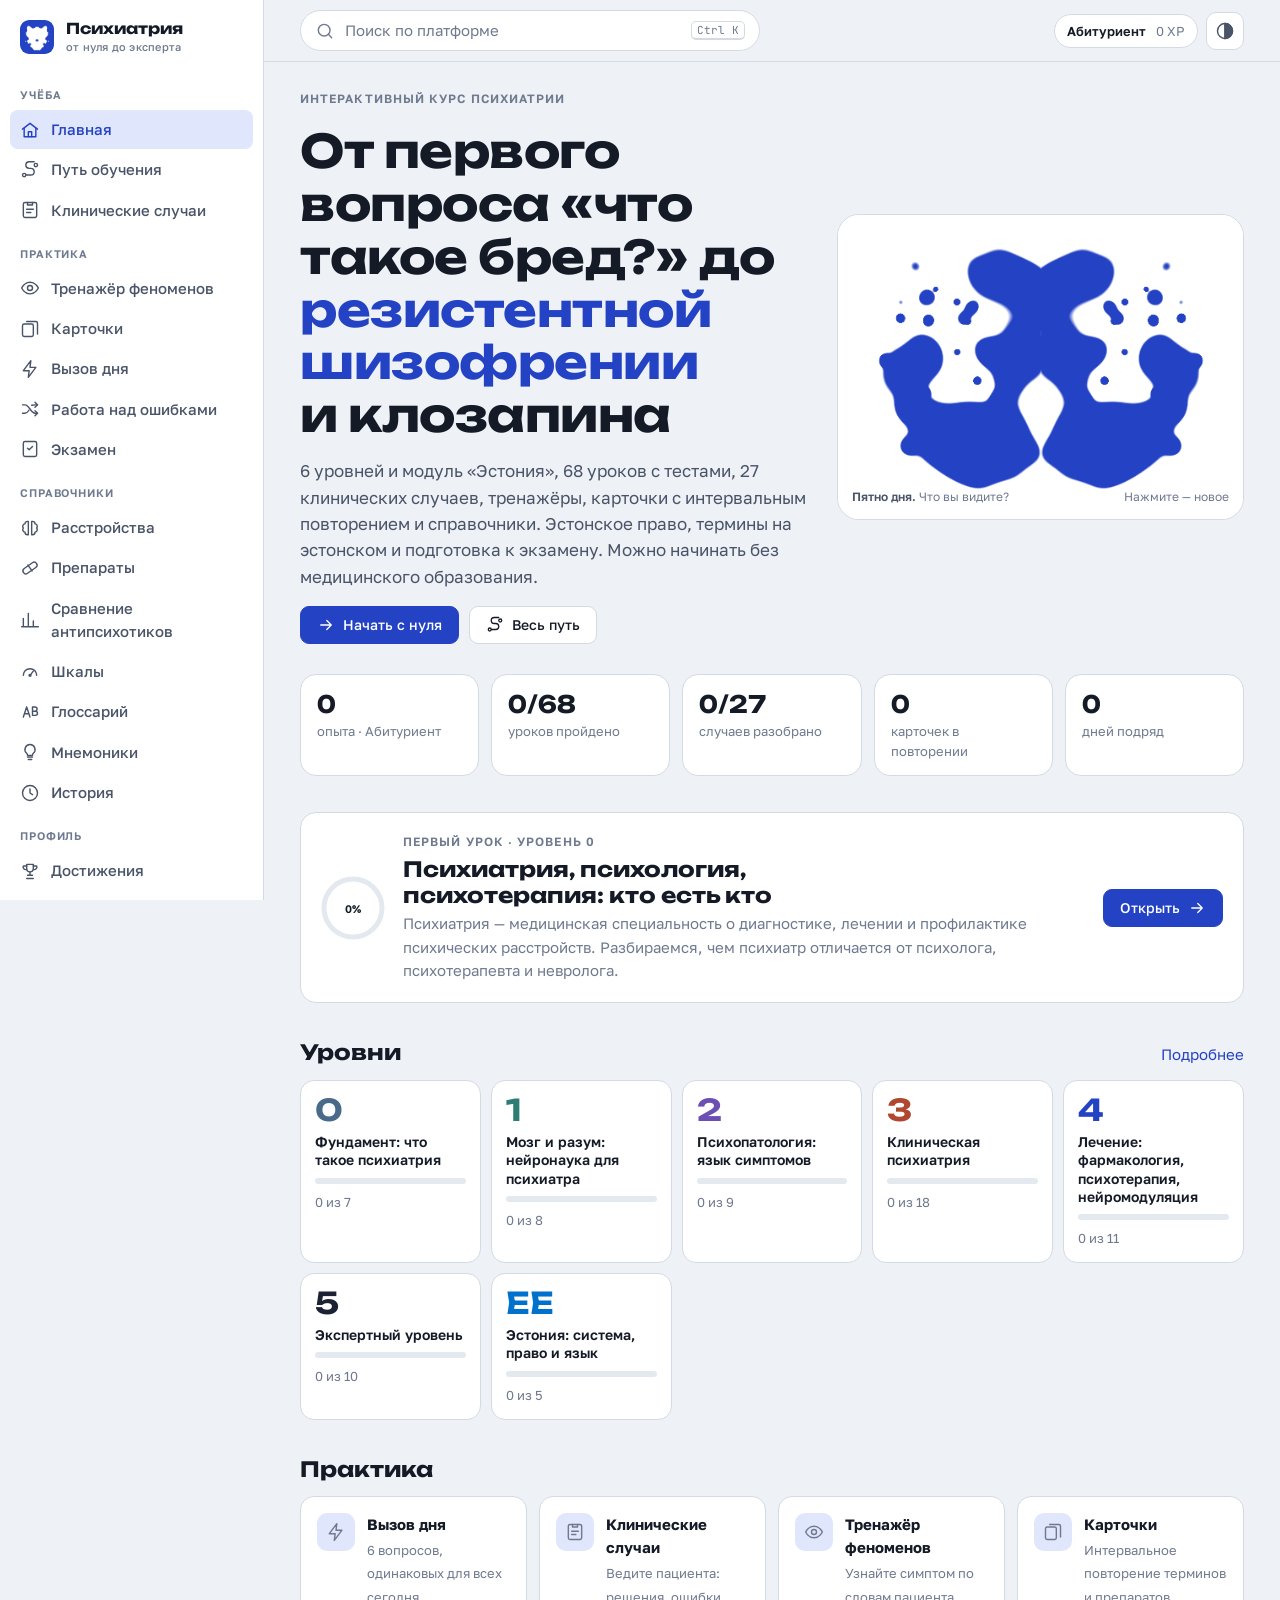
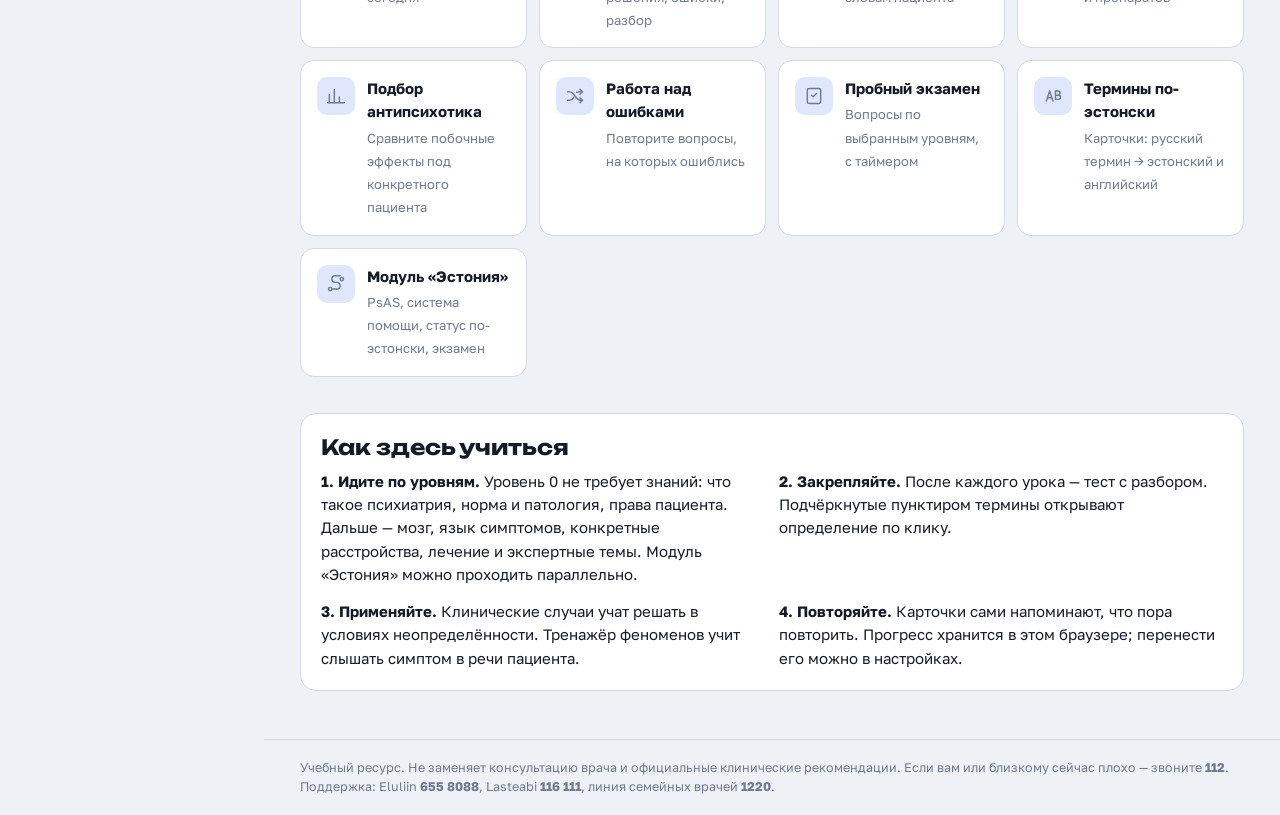
<file: index.html>
<!doctype html>
<html lang="ru">
<head>
<meta charset="utf-8">
<meta name="viewport" content="width=device-width, initial-scale=1, viewport-fit=cover">
<title>Психиатрия: от нуля до эксперта</title>
<meta name="description" content="Интерактивный курс психиатрии на русском для студентов в Эстонии: 68 уроков от основ до экспертного уровня, эстонское право (PsAS), термины на эстонском, клинические случаи, тренажёры и справочники.">
<meta name="theme-color" content="#2443c4">
<link rel="canonical" href="https://prov-ori.github.io/psychiatry/">
<!-- Иконки -->
<link rel="icon" type="image/png" sizes="32x32" href="assets/img/favicon-32.png">
<link rel="icon" type="image/png" sizes="16x16" href="assets/img/favicon-16.png">
<link rel="apple-touch-icon" sizes="180x180" href="assets/img/apple-touch-icon.png">
<link rel="manifest" href="site.webmanifest">
<!-- Превью при отправке ссылки: Open Graph (Telegram, VK, WhatsApp, Facebook, LinkedIn) -->
<meta property="og:type" content="website">
<meta property="og:site_name" content="Психиатрия: от нуля до эксперта">
<meta property="og:locale" content="ru_RU">
<meta property="og:url" content="https://prov-ori.github.io/psychiatry/">
<meta property="og:title" content="Психиатрия: от нуля до эксперта">
<meta property="og:description" content="Интерактивный курс: 68 уроков с тестами, 27 клинических случаев, модуль «Эстония» с правом и терминами на эстонском, тренажёр симптомов, карточки и справочник 60 препаратов.">
<meta property="og:image" content="https://prov-ori.github.io/psychiatry/assets/img/og-image.png">
<meta property="og:image:secure_url" content="https://prov-ori.github.io/psychiatry/assets/img/og-image.png">
<meta property="og:image:type" content="image/png">
<meta property="og:image:width" content="1200">
<meta property="og:image:height" content="630">
<meta property="og:image:alt" content="Логотип — симметричное синее чернильное пятно в стиле теста Роршаха и надпись «Психиатрия: от нуля до эксперта»">
<meta property="vk:image" content="https://prov-ori.github.io/psychiatry/assets/img/og-image.png">
<!-- X (Twitter) -->
<meta name="twitter:card" content="summary_large_image">
<meta name="twitter:title" content="Психиатрия: от нуля до эксперта">
<meta name="twitter:description" content="68 уроков, клинические случаи, эстонское право и термины, тренажёры и справочники — интерактивный курс психиатрии на русском.">
<meta name="twitter:image" content="https://prov-ori.github.io/psychiatry/assets/img/og-image.png">
<meta name="twitter:image:alt" content="Синее чернильное пятно-логотип и надпись «Психиатрия: от нуля до эксперта»">
<link rel="preconnect" href="https://fonts.googleapis.com">
<link rel="preconnect" href="https://fonts.gstatic.com" crossorigin>
<link rel="stylesheet" href="https://fonts.googleapis.com/css2?family=Golos+Text:wght@400;500;600;700&family=Literata:ital,opsz,wght@0,7..72,400;0,7..72,600;1,7..72,400&family=Unbounded:wght@500;700&family=JetBrains+Mono:wght@400;600&display=swap">
<link rel="stylesheet" href="assets/css/main.css">
</head>
<body>
<!--APP-START-->
<div class="app" id="app">
  <aside class="sidebar" id="sidebar" aria-label="Навигация">
    <a class="brand" href="#/">
      <img class="brand-mark" src="assets/img/icon-192.png" width="34" height="34" alt="">
      <span class="brand-text">Психиатрия<small>от нуля до эксперта</small></span>
    </a>
    <button class="icon-btn side-close" id="sideClose" type="button" aria-label="Закрыть меню"></button>
    <nav class="nav" id="nav"></nav>
  </aside>
  <div class="main">
    <header class="topbar">
      <button class="icon-btn menu-btn" id="menuBtn" aria-label="Открыть меню" type="button"></button>
      <button class="search-trigger" id="searchBtn" type="button">
        <span class="search-ico" aria-hidden="true"></span>
        <span>Поиск по платформе</span>
        <kbd>Ctrl K</kbd>
      </button>
      <div class="topbar-right">
        <a class="xp-chip" id="xpChip" href="#/achievements" title="Ваш ранг и опыт"></a>
        <button class="icon-btn" id="themeBtn" type="button" aria-label="Сменить тему"></button>
      </div>
    </header>
    <main class="view" id="view" tabindex="-1"></main>
    <footer class="foot">
      Учебный ресурс. Не заменяет консультацию врача и официальные клинические рекомендации.
      Если вам или близкому сейчас плохо — звоните <b>112</b>. Поддержка: Eluliin <b>655 8088</b>, Lasteabi <b>116 111</b>, линия семейных врачей <b>1220</b>.
    </footer>
  </div>
</div>
<div class="scrim" id="scrim" hidden></div>
<div class="modal" id="searchModal" hidden role="dialog" aria-modal="true" aria-label="Поиск">
  <div class="modal-box search-box">
    <div class="search-head">
      <input id="searchInput" type="search" placeholder="Термин, препарат, расстройство, урок…" autocomplete="off" aria-label="Поиск">
      <button class="icon-btn" id="searchClose" type="button" aria-label="Закрыть поиск"></button>
    </div>
    <div id="searchResults" class="search-results"></div>
  </div>
</div>
<div class="popover" id="termPop" hidden role="tooltip"></div>
<div class="toasts" id="toasts" aria-live="polite"></div>
<!--APP-END-->

<!--SCRIPTS-START-->
<script src="assets/js/core.js"></script>
<script src="data/curriculum-0.js"></script>
<script src="data/curriculum-1.js"></script>
<script src="data/curriculum-2.js"></script>
<script src="data/curriculum-3a.js"></script>
<script src="data/curriculum-3b.js"></script>
<script src="data/curriculum-4.js"></script>
<script src="data/curriculum-5.js"></script>
<script src="data/curriculum-extra-a.js"></script>
<script src="data/curriculum-extra-b.js"></script>
<script src="data/curriculum-ee.js"></script>
<script src="data/glossary.js"></script>
<script src="data/drugs.js"></script>
<script src="data/disorders.js"></script>
<script src="data/terms-et.js"></script>
<script src="data/cases.js"></script>
<script src="data/cases-extra.js"></script>
<script src="data/cases-ee.js"></script>
<script src="data/symptoms.js"></script>
<script src="data/scales.js"></script>
<script src="data/timeline.js"></script>
<script src="data/mnemonics.js"></script>
<script src="assets/js/store.js"></script>
<script src="assets/js/ui.js"></script>
<script src="assets/js/views/home.js"></script>
<script src="assets/js/views/learn.js"></script>
<script src="assets/js/views/cases.js"></script>
<script src="assets/js/views/practice.js"></script>
<script src="assets/js/views/reference.js"></script>
<script src="assets/js/views/pharm.js"></script>
<script src="assets/js/views/profile.js"></script>
<script src="assets/js/app.js"></script>
<!--SCRIPTS-END-->
</body>
</html>
</file>
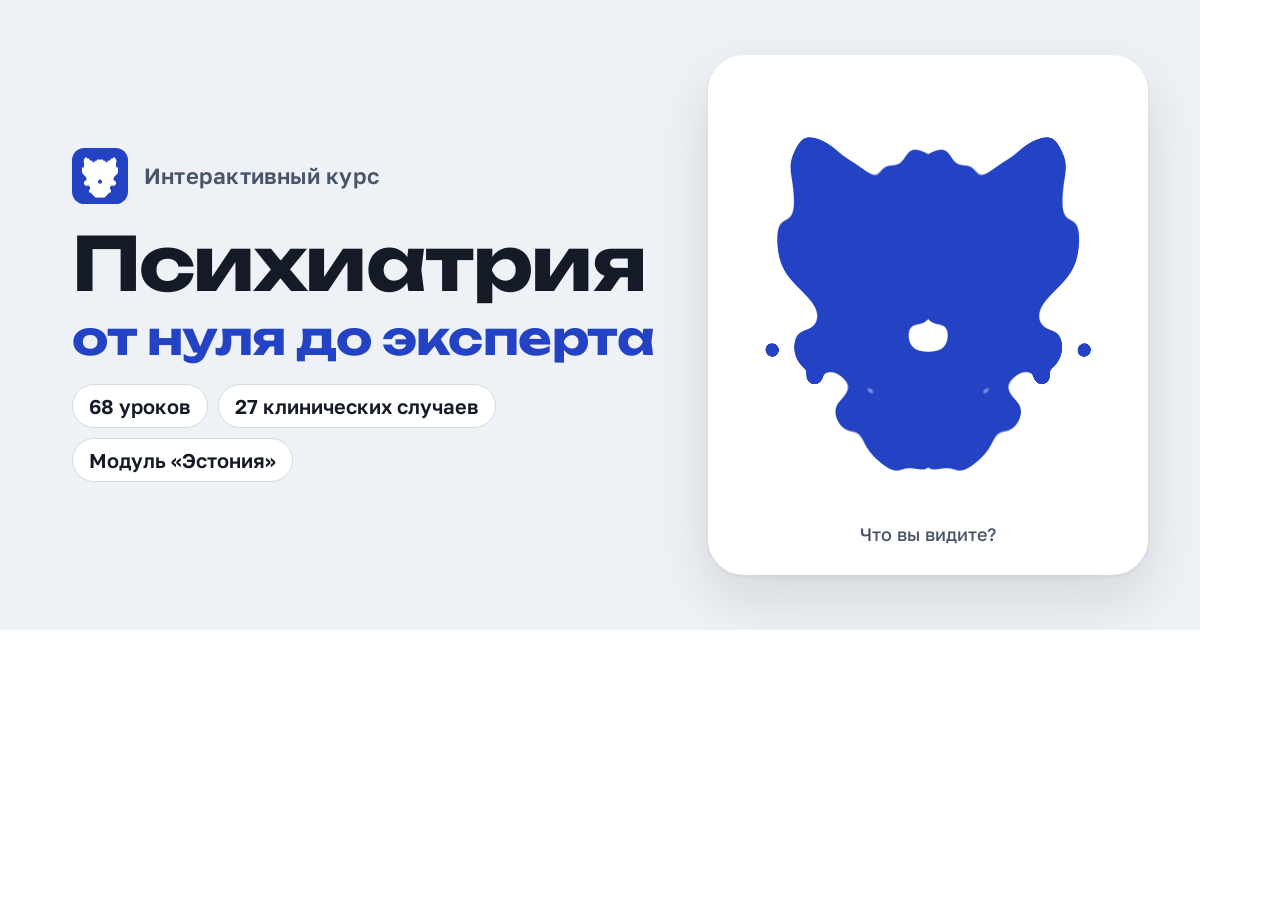
<file: tools/brand/render.html>
<!doctype html>
<html lang="ru">
<head>
<meta charset="utf-8">
<link rel="stylesheet" href="https://fonts.googleapis.com/css2?family=Golos+Text:wght@400;500;600&family=Unbounded:wght@600;700&display=swap">
<style>
  /* Фирменные цвета платформы: метиленовый синий на «больничной бумаге». */
  :root { --ink: #141a26; --ink-2: #4a5468; --accent: #2443c4; --paper: #eef1f5; --card: #ffffff; --line: #d3dae4; }
  html, body { margin: 0; background: transparent; }
  .og { width: 1200px; height: 630px; box-sizing: border-box; background: var(--paper); position: relative; overflow: hidden;
        font-family: 'Golos Text', system-ui, sans-serif; color: var(--ink); }
  .og canvas { position: absolute; }
  .og .text { position: absolute; left: 72px; top: 0; bottom: 0; width: 600px; display: flex; flex-direction: column; justify-content: center; gap: 22px; }
  .brandrow { display: flex; align-items: center; gap: 16px; }
  .brandrow canvas { position: static; }
  .brandrow span { font: 600 22px 'Golos Text', sans-serif; color: var(--ink-2); letter-spacing: .01em; }
  h1 { margin: 0; font: 700 74px/1.02 'Unbounded', sans-serif; letter-spacing: -0.02em; }
  h1 em { font-style: normal; color: var(--accent); display: block; font-size: 46px; margin-top: 14px; letter-spacing: -0.01em; }
  .facts { display: flex; flex-wrap: wrap; gap: 10px; }
  .facts b { font: 600 20px 'Golos Text', sans-serif; padding: 9px 16px; border-radius: 999px; background: var(--card); border: 1px solid var(--line); }
  .card { position: absolute; right: 52px; top: 55px; width: 440px; height: 520px; background: var(--card); border-radius: 36px;
          box-shadow: 0 2px 4px rgba(20,26,38,.05), 0 24px 60px rgba(20,26,38,.12); }
  .card small { position: absolute; left: 0; right: 0; bottom: 30px; text-align: center; font: 500 18px 'Golos Text', sans-serif; color: var(--ink-2); }
</style>
</head>
<body>
<div id="root"></div>
<script src="blot.js"></script>
<script>
  const SEED = 'psy-3';
  const BLUE = '#2443c4';
  const params = new URLSearchParams(location.search);
  const mode = params.get('mode') || 'og';
  const size = +(params.get('size') || 512);

  // Рисуем крупно и уменьшаем — так края чистые даже на 16–32 px.
  function blotCanvas(px, color) {
    const big = document.createElement('canvas'); big.width = big.height = 1024;
    // Брызги на мелких иконках превращаются в шум — рисуем их только на крупных размерах.
    drawBrandBlot(big.getContext('2d'), 0, 0, 1024, 1024, SEED, color, { compact: 0.7, splatter: 6, hideSplatter: px < 64, edge: 0.03 });
    const c = document.createElement('canvas'); c.width = c.height = px;
    const x = c.getContext('2d'); x.imageSmoothingQuality = 'high'; x.drawImage(big, 0, 0, px, px);
    return c;
  }

  function icon(px, transparent) {
    const c = document.createElement('canvas'); c.width = c.height = px;
    const x = c.getContext('2d');
    if (!transparent) {
      const r = px * 0.22;
      x.fillStyle = BLUE;
      x.beginPath(); x.roundRect(0, 0, px, px, r); x.fill();
    }
    const inner = Math.round(px * (transparent ? 1 : 0.86));
    const off = (px - inner) / 2;
    x.drawImage(blotCanvas(inner, transparent ? BLUE : '#ffffff'), off, off + (transparent ? 0 : px * 0.01));
    return c;
  }

  const root = document.getElementById('root');
  if (mode === 'icon' || mode === 'mark') {
    root.appendChild(icon(size, mode === 'mark'));
  } else {
    root.innerHTML = `
      <div class="og">
        <div class="text">
          <div class="brandrow"><span id="mini"></span><span>Интерактивный курс</span></div>
          <h1>Психиатрия<em>от нуля до эксперта</em></h1>
          <div class="facts"><b>68 уроков</b><b>27 клинических случаев</b><b>Модуль «Эстония»</b></div>
        </div>
        <div class="card" id="card"><small>Что вы видите?</small></div>
      </div>`;
    document.getElementById('mini').replaceWith(icon(56));
    const big = blotCanvas(400, BLUE);
    big.style.cssText = "left:20px;top:40px";
    document.getElementById('card').appendChild(big);
  }
  document.fonts.ready.then(() => { document.body.dataset.ready = '1'; });
</script>
</body>
</html>
</file>
<file: assets/css/main.css>
/* Layout: фиксированная колонка навигации слева + рабочая область; текст уроков — колонка ~68 знаков.
   Палитра: прохладная «больничная бумага» и метиленовый синий — краситель, с которого началась
   химия фенотиазинов и, в итоге, хлорпромазин. */
:root {
  --bg: #eef1f5;
  --surface: #ffffff;
  --surface-2: #e4e9f0;
  --ink: #141a26;
  --ink-2: #4a5468;
  --ink-3: #6f7a8f;
  --line: #d3dae4;
  --accent: #2443c4;
  --accent-ink: #ffffff;
  --accent-soft: #e0e6fb;
  --ok: #18794e;
  --ok-soft: #dcf1e6;
  --warn: #9a6200;
  --warn-soft: #fbefd6;
  --bad: #b8322f;
  --bad-soft: #f9e0df;
  --lv0: #4a6a8a;
  --lv1: #2e7d74;
  --lv2: #6b4fb3;
  --lv3: #b0472f;
  --lv4: #2443c4;
  --lv5: #1c2233;
  --lv6: #0072ce;
  --shadow: 0 1px 2px rgba(20, 26, 38, .06), 0 6px 20px rgba(20, 26, 38, .06);

  --f-display: 'Unbounded', 'Golos Text', system-ui, sans-serif;
  --f-ui: 'Golos Text', system-ui, -apple-system, 'Segoe UI', Roboto, sans-serif;
  --f-read: 'Literata', 'PT Serif', Georgia, 'Times New Roman', serif;
  --f-mono: 'JetBrains Mono', ui-monospace, 'SFMono-Regular', Menlo, Consolas, monospace;

  --r: 10px;
  --r-lg: 16px;
  --side: 264px;
}
@media (prefers-color-scheme: dark) {
  :root:not([data-theme="light"]) {
    --bg: #0d121d;
    --surface: #151c2a;
    --surface-2: #1d2637;
    --ink: #e5e9f1;
    --ink-2: #a3adc0;
    --ink-3: #7c879c;
    --line: #283246;
    --accent: #8ea2ff;
    --accent-ink: #0d121d;
    --accent-soft: #1f2a50;
    --ok: #5cc995;
    --ok-soft: #12301f;
    --warn: #e7b456;
    --warn-soft: #33270f;
    --bad: #f08380;
    --bad-soft: #3a1b1d;
    --lv0: #8fb0d0;
    --lv1: #6cc7bb;
    --lv2: #b29cf0;
    --lv3: #f09a82;
    --lv4: #8ea2ff;
    --lv5: #d9deea;
    --lv6: #5aa9f0;
    --shadow: 0 1px 2px rgba(0, 0, 0, .3), 0 8px 24px rgba(0, 0, 0, .25);
    color-scheme: dark;
  }
}
:root[data-theme="dark"] {
  --bg: #0d121d;
  --surface: #151c2a;
  --surface-2: #1d2637;
  --ink: #e5e9f1;
  --ink-2: #a3adc0;
  --ink-3: #7c879c;
  --line: #283246;
  --accent: #8ea2ff;
  --accent-ink: #0d121d;
  --accent-soft: #1f2a50;
  --ok: #5cc995;
  --ok-soft: #12301f;
  --warn: #e7b456;
  --warn-soft: #33270f;
  --bad: #f08380;
  --bad-soft: #3a1b1d;
  --lv0: #8fb0d0;
  --lv1: #6cc7bb;
  --lv2: #b29cf0;
  --lv3: #f09a82;
  --lv4: #8ea2ff;
  --lv5: #d9deea;
  --lv6: #5aa9f0;
  --shadow: 0 1px 2px rgba(0, 0, 0, .3), 0 8px 24px rgba(0, 0, 0, .25);
  color-scheme: dark;
}

* { box-sizing: border-box; }
html { -webkit-text-size-adjust: 100%; }
body {
  margin: 0;
  background: var(--bg);
  color: var(--ink);
  font: 15px/1.55 var(--f-ui);
  overflow-x: hidden;
}
a { color: var(--accent); text-decoration: none; }
a:hover { text-decoration: underline; }
img { max-width: 100%; }
[hidden] { display: none !important; }
:focus-visible { outline: 2px solid var(--accent); outline-offset: 2px; border-radius: 4px; }
h1, h2, h3, h4 { text-wrap: balance; line-height: 1.2; margin: 0; }
h1 { font: 700 clamp(24px, 3.4vw, 34px)/1.15 var(--f-display); letter-spacing: -.01em; }
h2 { font: 700 21px/1.25 var(--f-display); }
h3 { font-size: 17px; font-weight: 600; }
p { margin: 0; }
kbd { font: 11px var(--f-mono); border: 1px solid var(--line); border-bottom-width: 2px; border-radius: 5px; padding: 1px 5px; color: var(--ink-3); background: var(--surface); }
code, .mono { font-family: var(--f-mono); font-size: .9em; }

/* ---------- Каркас ---------- */
.app { display: flex; min-height: 100vh; }
.sidebar {
  position: fixed; inset: 0 auto 0 0; width: var(--side);
  background: var(--surface); border-right: 1px solid var(--line);
  display: flex; flex-direction: column; z-index: 40;
  padding-top: env(safe-area-inset-top, 0px);
  overflow-y: auto;
}
.brand { display: flex; gap: 12px; align-items: center; padding: 20px 20px 14px; color: var(--ink); }
.brand:hover { text-decoration: none; }
.brand-mark { width: 34px; height: 34px; border-radius: 9px; flex: none; display: block; }
.brand-text { font: 700 15px/1.1 var(--f-display); display: flex; flex-direction: column; gap: 3px; }
.brand-text small { font: 500 11px var(--f-ui); color: var(--ink-3); letter-spacing: .02em; }
.nav { padding: 4px 10px 24px; display: flex; flex-direction: column; gap: 1px; }
.nav-group { font-size: 11px; text-transform: uppercase; letter-spacing: .08em; color: var(--ink-3); padding: 14px 10px 6px; font-weight: 600; }
.nav-link { display: flex; align-items: center; gap: 11px; padding: 8px 10px; border-radius: 8px; color: var(--ink-2); font-weight: 500; }
.nav-link:hover { background: var(--surface-2); color: var(--ink); text-decoration: none; }
.nav-link.active { background: var(--accent-soft); color: var(--accent); }
.nav-link svg { flex: none; }

.main { flex: 1; margin-left: var(--side); min-width: 0; display: flex; flex-direction: column; }
.topbar {
  position: sticky; top: env(safe-area-inset-top, 0px); z-index: 30;
  display: flex; align-items: center; gap: 12px;
  padding: 10px clamp(16px, 3vw, 36px);
  background: color-mix(in srgb, var(--bg) 88%, transparent);
  backdrop-filter: blur(10px); -webkit-backdrop-filter: blur(10px);
  border-bottom: 1px solid var(--line);
}
.search-trigger {
  flex: 1; max-width: 460px; display: flex; align-items: center; gap: 10px;
  background: var(--surface); border: 1px solid var(--line); border-radius: 999px;
  padding: 8px 14px; color: var(--ink-3); font: inherit; cursor: pointer; text-align: left;
}
.search-trigger span:nth-child(2) { flex: 1; overflow: hidden; text-overflow: ellipsis; white-space: nowrap; }
.search-trigger:hover { border-color: var(--ink-3); }
.search-ico { display: inline-flex; }
.topbar-right { margin-left: auto; display: flex; gap: 8px; align-items: center; }
.xp-chip {
  display: flex; align-items: center; gap: 10px; padding: 6px 12px; border-radius: 999px;
  background: var(--surface); border: 1px solid var(--line); color: var(--ink); font-size: 13px; white-space: nowrap;
}
.xp-chip:hover { text-decoration: none; border-color: var(--accent); }
.chip-rank { font-weight: 600; }
.chip-xp { color: var(--ink-3); font-variant-numeric: tabular-nums; }
.chip-streak { display: inline-flex; align-items: center; gap: 3px; color: var(--warn); font-weight: 600; }
.chip-streak svg { width: 15px; height: 15px; }
.icon-btn {
  width: 38px; height: 38px; display: inline-grid; place-items: center; flex: none;
  border: 1px solid var(--line); border-radius: 10px; background: var(--surface); color: var(--ink-2); cursor: pointer;
}
.icon-btn:hover { color: var(--ink); border-color: var(--ink-3); }
.menu-btn { display: none; }

.view { padding: 28px clamp(16px, 3vw, 36px) 48px; width: 100%; max-width: 1180px; outline: none; flex: 1; }
.foot { padding: 18px clamp(16px, 3vw, 36px) calc(18px + env(safe-area-inset-bottom, 0px)); font-size: 12.5px; color: var(--ink-3); border-top: 1px solid var(--line); }
.scrim { position: fixed; inset: 0; background: rgba(8, 12, 20, .45); z-index: 35; }

@media (max-width: 960px) {
  .sidebar { transform: translateX(-100%); transition: transform .22s ease; box-shadow: var(--shadow); }
  body.menu-open .sidebar { transform: none; }
  .main { margin-left: 0; }
  .menu-btn { display: inline-grid; }
  .chip-rank { display: none; }
}
@media (max-width: 560px) {
  .search-trigger kbd { display: none; }
  .search-trigger span:nth-child(2) { font-size: 13px; }
  .xp-chip { padding: 6px 10px; }
}

/* ---------- Общие элементы ---------- */
.page-head { display: flex; flex-direction: column; gap: 8px; margin-bottom: 24px; max-width: 760px; }
.page-head p { color: var(--ink-2); font-size: 16px; }
.eyebrow { font-size: 12px; text-transform: uppercase; letter-spacing: .09em; font-weight: 600; color: var(--ink-3); }
.crumbs { display: flex; flex-wrap: wrap; gap: 6px; align-items: center; font-size: 13px; color: var(--ink-3); margin-bottom: 14px; }
.crumbs a { color: var(--ink-2); }
.section { margin-top: 36px; }
.section-head { display: flex; align-items: baseline; justify-content: space-between; gap: 12px; margin-bottom: 14px; flex-wrap: wrap; }
.muted { color: var(--ink-3); }
.small { font-size: 13px; }

.btn {
  display: inline-flex; align-items: center; justify-content: center; gap: 8px;
  padding: 9px 16px; border-radius: 9px; border: 1px solid var(--line);
  background: var(--surface); color: var(--ink); font: 500 14px var(--f-ui); cursor: pointer;
  text-decoration: none; white-space: nowrap; max-width: 100%;
}
.row .btn, .lesson-nav .btn, .debrief .btn { white-space: normal; text-align: left; }
.btn:hover { border-color: var(--ink-3); text-decoration: none; }
.btn:disabled { opacity: .5; cursor: not-allowed; }
.btn-primary { background: var(--accent); border-color: var(--accent); color: var(--accent-ink); }
.btn-primary:hover { border-color: var(--accent); filter: brightness(1.08); }
.btn-danger { color: var(--bad); border-color: var(--bad); }
.btn-ghost { white-space: normal; text-align: left; background: transparent; border-color: transparent; color: var(--ink-2); }
.btn-ghost:hover { background: var(--surface-2); border-color: transparent; }
.btn svg { width: 18px; height: 18px; }
.row { display: flex; flex-wrap: wrap; gap: 10px; align-items: center; }

.card {
  background: var(--surface); border: 1px solid var(--line); border-radius: var(--r-lg); padding: 20px;
  min-width: 0;
}
a.card { color: inherit; display: block; transition: border-color .15s, transform .15s; }
a.card:hover { text-decoration: none; border-color: var(--accent); }
.grid { display: grid; gap: 14px; grid-template-columns: repeat(auto-fill, minmax(260px, 1fr)); }
.grid-2 { display: grid; gap: 14px; grid-template-columns: repeat(auto-fit, minmax(min(100%, 380px), 1fr)); }
.tag {
  display: inline-flex; align-items: center; gap: 4px; padding: 2px 9px; border-radius: 999px; font-size: 12px; font-weight: 500;
  background: var(--surface-2); color: var(--ink-2); white-space: nowrap; max-width: 100%;
}
.drug-card .tag { white-space: normal; max-width: 100%; align-self: flex-start; }
.row .tag { white-space: normal; }
.tag-accent { background: var(--accent-soft); color: var(--accent); }
.tag-ok { background: var(--ok-soft); color: var(--ok); }
.tag-warn { background: var(--warn-soft); color: var(--warn); }
.tag-bad { background: var(--bad-soft); color: var(--bad); }
.tags { display: flex; flex-wrap: wrap; gap: 6px; }
.code { font: 600 12px var(--f-mono); padding: 2px 7px; border-radius: 6px; background: var(--surface-2); color: var(--ink-2); }

.bar { height: 6px; border-radius: 99px; background: var(--surface-2); overflow: hidden; }
.bar span { display: block; height: 100%; background: var(--accent); border-radius: 99px; transition: width .4s ease; }
.ring .ring-bg { fill: none; stroke: var(--surface-2); stroke-width: 5; }
.ring .ring-fg { fill: none; stroke: var(--accent); stroke-width: 5; stroke-linecap: round; transition: stroke-dashoffset .5s; }
.ring text { font: 600 11px var(--f-ui); fill: var(--ink); font-variant-numeric: tabular-nums; }

.input, select.input, textarea.input {
  width: 100%; padding: 10px 12px; border-radius: 9px; border: 1px solid var(--line);
  background: var(--surface); color: var(--ink); font: 15px var(--f-ui);
}
textarea.input { font-family: var(--f-mono); font-size: 12px; min-height: 160px; }
.toolbar { display: flex; flex-wrap: wrap; gap: 10px; align-items: center; margin-bottom: 18px; }
.toolbar .input { flex: 1 1 200px; min-width: 0; max-width: 420px; }
.toolbar > .btn { white-space: normal; }
.seg { display: inline-flex; flex-wrap: wrap; gap: 4px; padding: 4px; background: var(--surface-2); border-radius: 10px; }
.seg button { border: 0; background: transparent; padding: 6px 12px; border-radius: 7px; font: 500 13px var(--f-ui); color: var(--ink-2); cursor: pointer; }
.seg button.on { background: var(--surface); color: var(--ink); box-shadow: var(--shadow); }

.empty { text-align: center; padding: 60px 20px; display: flex; flex-direction: column; gap: 14px; align-items: center; }
.empty p { color: var(--ink-2); max-width: 46ch; }

.table-wrap { overflow-x: auto; border: 1px solid var(--line); border-radius: var(--r); background: var(--surface); }
table { border-collapse: collapse; width: 100%; font-size: 14px; }
th, td { padding: 9px 12px; text-align: left; border-bottom: 1px solid var(--line); vertical-align: top; }
th { font-size: 12px; text-transform: uppercase; letter-spacing: .05em; color: var(--ink-3); font-weight: 600; background: var(--surface-2); }
tr:last-child td { border-bottom: 0; }

/* ---------- Тосты, поповеры, модалки ---------- */
.toasts { position: fixed; right: 16px; bottom: calc(16px + env(safe-area-inset-bottom, 0px)); display: flex; flex-direction: column; gap: 8px; z-index: 80; pointer-events: none; }
.toast { background: var(--ink); color: var(--bg); padding: 10px 14px; border-radius: 10px; font-size: 14px; font-weight: 500; box-shadow: var(--shadow); animation: toastIn .25s ease; transition: opacity .4s, transform .4s; }
.toast-ach { background: var(--warn); color: var(--surface); }
.toast-rank { background: var(--accent); color: var(--accent-ink); }
.toast.out { opacity: 0; transform: translateY(6px); }
@keyframes toastIn { from { opacity: 0; transform: translateY(8px); } }

.popover { position: absolute; z-index: 70; background: var(--surface); border: 1px solid var(--line); border-radius: 12px; padding: 14px 16px; box-shadow: var(--shadow); font-size: 14px; }
.pop-term { font-weight: 700; margin-bottom: 4px; }
.pop-def { color: var(--ink-2); }
.pop-et { font-size: .86em; color: var(--accent); margin-bottom: 6px; }
.gloss-et { font-size: .9em; color: var(--ink-2); margin: 2px 0 6px; }
.gloss-et .lang { font: 600 .72em 'JetBrains Mono', monospace; color: var(--accent); border: 1px solid currentColor; border-radius: 4px; padding: 0 4px; margin-right: 2px; }
.gloss-et .lang + span { margin-right: 8px; }
.pop-link { display: inline-block; margin-top: 8px; font-size: 13px; }

.modal { position: fixed; inset: 0; z-index: 60; display: flex; justify-content: center; align-items: flex-start; padding: calc(10vh + env(safe-area-inset-top, 0px)) 16px 16px; pointer-events: none; }
.modal-box { pointer-events: auto; width: 100%; max-width: 620px; background: var(--surface); border: 1px solid var(--line); border-radius: 16px; box-shadow: var(--shadow); overflow: hidden; }
.search-head { display: flex; align-items: center; border-bottom: 1px solid var(--line); }
.search-head .icon-btn { margin-right: 10px; border: 0; }
.side-close { display: none; position: absolute; top: calc(18px + env(safe-area-inset-top, 0px)); right: 12px; }
@media (max-width: 960px) { .side-close { display: inline-grid; } }
.search-box input { flex: 1; min-width: 0; width: 100%; border: 0; border-bottom: 1px solid var(--line); padding: 16px 18px; font: 17px var(--f-ui); background: transparent; color: var(--ink); outline: none; }
.search-head input { border-bottom: 0; }
.search-results { max-height: 60vh; overflow-y: auto; padding: 6px; }
.search-hit { display: grid; grid-template-columns: 96px 1fr; gap: 2px 12px; padding: 9px 12px; border-radius: 9px; color: var(--ink); }
.search-hit:hover, .search-hit:focus { background: var(--surface-2); text-decoration: none; }
.hit-kind { grid-row: span 2; font-size: 11px; text-transform: uppercase; letter-spacing: .06em; color: var(--ink-3); padding-top: 3px; }
.hit-title { font-weight: 600; }
.hit-sub { font-size: 13px; color: var(--ink-3); overflow: hidden; text-overflow: ellipsis; white-space: nowrap; }
.search-empty { padding: 18px; color: var(--ink-3); font-size: 14px; }

.confirm-inline { display: inline-flex; flex-wrap: wrap; gap: 8px; align-items: center; padding: 8px 12px; border-radius: 10px; background: var(--bad-soft); }

/* ---------- Главная ---------- */
.hero { display: grid; grid-template-columns: minmax(0, 1.25fr) minmax(0, 1fr); gap: 28px; align-items: center; margin-bottom: 30px; }
.hero h1 { font-size: clamp(28px, 4.4vw, 46px); }
.hero h1 em { font-style: normal; color: var(--accent); }
.hero-text { display: flex; flex-direction: column; gap: 16px; }
.hero-text p { font-size: 17px; color: var(--ink-2); max-width: 52ch; }
.blot-wrap { position: relative; background: var(--surface); border: 1px solid var(--line); border-radius: 22px; overflow: hidden; aspect-ratio: 4 / 3; max-width: 100%; }
.blot-wrap canvas { width: 100%; height: 100%; display: block; cursor: pointer; }
.blot-caption { position: absolute; left: 14px; right: 14px; bottom: 12px; display: flex; justify-content: space-between; gap: 8px; font-size: 12px; color: var(--ink-3); pointer-events: none; }
.blot-caption b { color: var(--ink-2); font-weight: 600; }
@media (max-width: 820px) { .hero { grid-template-columns: 1fr; } .blot-wrap { aspect-ratio: 16 / 9; } }

.stats { display: grid; grid-template-columns: repeat(auto-fit, minmax(150px, 1fr)); gap: 12px; }
.stat { background: var(--surface); border: 1px solid var(--line); border-radius: var(--r-lg); padding: 14px 16px; display: flex; flex-direction: column; gap: 2px; }
.stat b { font: 700 24px var(--f-display); font-variant-numeric: tabular-nums; }
.stat span { font-size: 13px; color: var(--ink-3); }

.continue { display: flex; gap: 18px; align-items: center; flex-wrap: wrap; }
.continue-body { flex: 1; min-width: 220px; display: flex; flex-direction: column; gap: 4px; }

.levels-strip { display: grid; grid-template-columns: repeat(auto-fit, minmax(170px, 1fr)); gap: 10px; }
.lv-tile { --c: var(--accent); border: 1px solid var(--line); border-radius: 14px; padding: 14px; background: var(--surface); color: var(--ink); display: flex; flex-direction: column; gap: 8px; }
.lv-tile:hover { border-color: var(--c); text-decoration: none; }
.lv-num { font: 700 30px/1 var(--f-display); color: var(--c); }
.lv-title { font-weight: 600; font-size: 14px; line-height: 1.3; }
.lv-tile .bar span { background: var(--c); }

.tools { display: grid; grid-template-columns: repeat(auto-fill, minmax(220px, 1fr)); gap: 12px; }
.tool { display: flex; gap: 12px; align-items: flex-start; padding: 16px; border-radius: 14px; border: 1px solid var(--line); background: var(--surface); color: var(--ink); }
.tool:hover { border-color: var(--accent); text-decoration: none; }
.tool-ico { width: 38px; height: 38px; border-radius: 10px; background: var(--accent-soft); color: var(--accent); display: grid; place-items: center; flex: none; }
.tool b { display: block; margin-bottom: 2px; }
.tool span { font-size: 13px; color: var(--ink-3); }

/* ---------- Путь обучения ---------- */
.level { scroll-margin-top: 80px; --c: var(--accent); display: grid; grid-template-columns: 74px minmax(0, 1fr); gap: 0 18px; margin-bottom: 18px; }
.level-rail { display: flex; flex-direction: column; align-items: center; }
.level-badge { width: 64px; height: 64px; border-radius: 18px; display: grid; place-items: center; font: 700 28px var(--f-display); color: var(--surface); background: var(--c); }
.level-line { flex: 1; width: 2px; background: var(--line); margin-top: 8px; }
.level:last-child .level-line { display: none; }
.level-body { padding-bottom: 12px; min-width: 0; }
.level-head { display: flex; justify-content: space-between; gap: 12px; align-items: flex-start; flex-wrap: wrap; margin-bottom: 4px; }
.level-head h2 { font-size: 20px; }
.level-sub { color: var(--ink-2); margin: 4px 0 12px; max-width: 70ch; }
.level-meta { display: flex; gap: 10px; align-items: center; font-size: 13px; color: var(--ink-3); }
.level-meta .bar { width: 120px; }
.level-meta .bar span { background: var(--c); }
.lessons { display: grid; gap: 8px; grid-template-columns: repeat(auto-fill, minmax(min(100%, 300px), 1fr)); }
.lesson-link { display: flex; gap: 12px; align-items: flex-start; padding: 12px 14px; border-radius: 12px; border: 1px solid var(--line); background: var(--surface); color: var(--ink); }
.lesson-link:hover { border-color: var(--c); text-decoration: none; }
.lesson-n { font: 600 12px var(--f-mono); color: var(--ink-3); padding-top: 2px; min-width: 30px; }
.lesson-link .ll-body { flex: 1; min-width: 0; }
.lesson-link b { display: block; font-weight: 600; line-height: 1.3; }
.lesson-link small { color: var(--ink-3); font-size: 12.5px; }
.lesson-state { flex: none; width: 22px; height: 22px; border-radius: 50%; border: 2px solid var(--line); display: grid; place-items: center; }
.lesson-state.done { background: var(--ok); border-color: var(--ok); color: var(--surface); }
.lesson-state svg { width: 14px; height: 14px; stroke-width: 3; }
@media (max-width: 560px) {
  .level { grid-template-columns: 1fr; }
  .level-rail { flex-direction: row; gap: 12px; margin-bottom: 10px; }
  .level-badge { width: 44px; height: 44px; font-size: 20px; border-radius: 12px; }
  .level-line { display: none; }
}

/* ---------- Урок ---------- */
.lesson-layout { display: grid; grid-template-columns: minmax(0, 1fr) 260px; gap: 40px; align-items: start; }
.lesson-aside { position: sticky; top: 84px; display: flex; flex-direction: column; gap: 14px; }
.lesson-aside .card { padding: 16px; }
.toc a { display: block; padding: 4px 0; color: var(--ink-2); font-size: 13.5px; }
.toc a:hover { color: var(--accent); }
@media (max-width: 1100px) { .lesson-layout { grid-template-columns: minmax(0, 1fr); } .lesson-aside { position: static; } .toc-card { display: none; } }
.lesson-head { margin-bottom: 26px; display: flex; flex-direction: column; gap: 10px; max-width: 68ch; }
.lesson-head .lead { font: 400 18px/1.55 var(--f-read); color: var(--ink-2); }
.prose { font: 400 17px/1.72 var(--f-read); max-width: 68ch; }
.prose > * + * { margin-top: 1em; }
.prose h3 { font: 700 19px/1.3 var(--f-display); margin-top: 1.8em; scroll-margin-top: 80px; }
.prose h4 { font: 600 16px var(--f-ui); margin-top: 1.4em; }
.prose ul, .prose ol { padding-left: 1.3em; }
.prose li + li { margin-top: .35em; }
.prose b, .prose strong { font-weight: 600; }
.prose table { font: 14px/1.45 var(--f-ui); }
.prose .table-wrap { margin-block: 1.2em; }
.t { border-bottom: 1.5px dotted var(--accent); cursor: help; }
.t:hover { color: var(--accent); }
.t-missing { border-bottom: 0; cursor: auto; }
.callout { font: 15px/1.6 var(--f-ui); border-radius: 12px; padding: 14px 16px 14px 18px; background: var(--surface); border: 1px solid var(--line); position: relative; }
.callout::before { content: attr(data-label); display: block; font-size: 11px; font-weight: 700; letter-spacing: .08em; text-transform: uppercase; margin-bottom: 4px; }
.callout.pearl { background: var(--accent-soft); border-color: transparent; }
.callout.pearl::before { content: 'Клиническая жемчужина'; color: var(--accent); }
.callout.warn { background: var(--warn-soft); border-color: transparent; }
.callout.warn::before { content: 'Осторожно'; color: var(--warn); }
.callout.mnemo { background: var(--ok-soft); border-color: transparent; }
.callout.mnemo::before { content: 'Мнемоника'; color: var(--ok); }
.callout.myth { background: var(--bad-soft); border-color: transparent; }
.callout.myth::before { content: 'Миф и факт'; color: var(--bad); }
.callout.quote { font-family: var(--f-read); font-style: italic; }
.callout.quote::before { content: 'Из истории'; font-style: normal; font-family: var(--f-ui); color: var(--ink-3); }
.keypoints { margin-top: 36px; max-width: 68ch; }
.keypoints ul { margin: 10px 0 0; padding: 0; list-style: none; display: grid; gap: 8px; }
.keypoints li { display: flex; gap: 10px; align-items: flex-start; }
.keypoints li::before { content: ''; flex: none; width: 8px; height: 8px; border-radius: 2px; background: var(--accent); margin-top: 8px; transform: rotate(45deg); }
.lesson-nav .btn { white-space: normal; text-align: left; max-width: 100%; }
.lesson-nav { display: flex; justify-content: space-between; gap: 12px; margin-top: 40px; flex-wrap: wrap; max-width: 68ch; }

/* ---------- Тест ---------- */
.quiz { margin-top: 40px; max-width: 68ch; display: flex; flex-direction: column; gap: 16px; }
.q { background: var(--surface); border: 1px solid var(--line); border-radius: var(--r-lg); padding: 18px 18px 16px; display: flex; flex-direction: column; gap: 12px; }
.q-num { font: 600 12px var(--f-mono); color: var(--ink-3); }
.q-text { font-weight: 600; font-size: 16px; line-height: 1.45; }
.q-hint { font-size: 13px; color: var(--ink-3); margin-top: -6px; }
.q-opts { display: flex; flex-direction: column; gap: 8px; }
.opt {
  display: flex; gap: 12px; align-items: flex-start; text-align: left; width: 100%;
  padding: 11px 13px; border-radius: 10px; border: 1px solid var(--line); background: var(--bg);
  color: var(--ink); font: 15px/1.45 var(--f-ui); cursor: pointer;
}
.opt:hover:not(:disabled) { border-color: var(--accent); }
.opt:disabled { cursor: default; }
.opt-mark { flex: none; width: 18px; height: 18px; border-radius: 50%; border: 2px solid var(--line); margin-top: 1px; }
.opt.is-chosen { border-color: var(--accent); }
.opt.is-chosen .opt-mark { border-color: var(--accent); background: var(--accent); box-shadow: inset 0 0 0 3px var(--bg); }
.opt.is-correct { border-color: var(--ok); background: var(--ok-soft); }
.opt.is-correct .opt-mark { border-color: var(--ok); background: var(--ok); box-shadow: inset 0 0 0 3px var(--ok-soft); }
.opt.is-wrong { border-color: var(--bad); background: var(--bad-soft); }
.opt.is-wrong .opt-mark { border-color: var(--bad); background: var(--bad); box-shadow: inset 0 0 0 3px var(--bad-soft); }
.q-explain { font-size: 14.5px; padding: 12px 14px; border-radius: 10px; }
.q-explain.ok { background: var(--ok-soft); }
.q-explain.ok b { color: var(--ok); }
.q-explain.bad { background: var(--bad-soft); }
.q-explain.bad b { color: var(--bad); }
.q-submit { align-self: flex-start; }
.result { display: flex; gap: 18px; align-items: center; flex-wrap: wrap; }
.result-body { flex: 1; min-width: 200px; display: flex; flex-direction: column; gap: 6px; }

/* ---------- Клинические случаи ---------- */
.case-card { display: flex; flex-direction: column; gap: 10px; }
.case-card h3 { font-size: 16.5px; }
.case-card p { color: var(--ink-2); font-size: 14px; }
.case-foot { display: flex; justify-content: space-between; align-items: center; gap: 8px; margin-top: auto; flex-wrap: wrap; }
.dots { display: inline-flex; gap: 3px; }
.dots i { width: 7px; height: 7px; border-radius: 50%; background: var(--line); }
.dots i.on { background: var(--bad); }
.chart { max-width: 760px; display: flex; flex-direction: column; gap: 16px; }
.patient { display: flex; gap: 16px; align-items: center; flex-wrap: wrap; }
.avatar { width: 56px; height: 56px; border-radius: 16px; display: grid; place-items: center; background: var(--accent-soft); color: var(--accent); font: 700 20px var(--f-display); flex: none; }
.patient-meta { display: flex; flex-direction: column; gap: 2px; }
.stage { border-left: 3px solid var(--line); padding: 4px 0 4px 18px; display: flex; flex-direction: column; gap: 12px; }
.stage.current { border-left-color: var(--accent); }
.stage-label { font: 600 11px var(--f-ui); letter-spacing: .08em; text-transform: uppercase; color: var(--ink-3); }
.stage-text { font: 16px/1.65 var(--f-read); }
.stage-text > * + * { margin-top: .7em; }
.stage-text ul { padding-left: 1.2em; margin: .4em 0 0; }
.vitals { display: flex; flex-wrap: wrap; gap: 6px; }
.vitals span { font: 12.5px var(--f-mono); background: var(--surface-2); border-radius: 6px; padding: 3px 8px; }
.choice-fb { font-size: 14.5px; padding: 12px 14px; border-radius: 10px; }
.choice-fb.good { background: var(--ok-soft); }
.choice-fb.mid { background: var(--warn-soft); }
.choice-fb.poor { background: var(--bad-soft); }
.choice-fb b { display: block; margin-bottom: 2px; }
.debrief { background: var(--surface); border: 1px solid var(--line); border-radius: var(--r-lg); padding: 20px; display: flex; flex-direction: column; gap: 12px; }
.debrief .prose { font-size: 16px; }

/* ---------- Тренажёр феноменов ---------- */
.trainer { max-width: 720px; display: flex; flex-direction: column; gap: 16px; }
.quote-card { background: var(--surface); border: 1px solid var(--line); border-radius: var(--r-lg); padding: 24px; }
.quote-card blockquote { margin: 0; font: italic 400 20px/1.55 var(--f-read); }
.quote-card .ctx { margin-top: 10px; font-size: 13px; color: var(--ink-3); }
.score-row { display: flex; gap: 16px; flex-wrap: wrap; font-size: 14px; color: var(--ink-2); }
.score-row b { color: var(--ink); font-variant-numeric: tabular-nums; }

/* ---------- Карточки ---------- */
.deck { display: flex; flex-direction: column; gap: 10px; }
.deck-count { display: flex; gap: 14px; font-size: 13px; color: var(--ink-3); }
.deck-count b { color: var(--ink); font-variant-numeric: tabular-nums; }
.flash-wrap { max-width: 640px; margin: 0 auto; display: flex; flex-direction: column; gap: 16px; }
.flash { perspective: 1400px; min-height: 280px; cursor: pointer; }
.flash-inner { position: relative; width: 100%; min-height: 280px; transition: transform .5s; transform-style: preserve-3d; }
.flash.flipped .flash-inner { transform: rotateY(180deg); }
.flash-face { position: absolute; inset: 0; backface-visibility: hidden; -webkit-backface-visibility: hidden; border-radius: 20px; padding: 28px; display: flex; flex-direction: column; justify-content: center; gap: 10px; background: var(--surface); border: 1px solid var(--line); overflow-y: auto; }
.flash-face.back { transform: rotateY(180deg); background: var(--accent-soft); border-color: transparent; }
.flash-face .fl-label { font-size: 11px; letter-spacing: .08em; text-transform: uppercase; color: var(--ink-3); font-weight: 600; }
.flash-face .fl-main { font: 600 22px/1.35 var(--f-display); }
.flash-face.back .fl-main { font: 17px/1.6 var(--f-read); }
.grades { display: grid; grid-template-columns: repeat(3, 1fr); gap: 8px; }
.grades .btn { flex-direction: column; gap: 0; padding: 10px; }
.grades small { font-size: 11px; color: var(--ink-3); font-weight: 400; }
.grades .btn-primary small { color: inherit; opacity: .8; }
@media (prefers-reduced-motion: reduce) { .flash-inner { transition: none; } }

/* ---------- Справочники ---------- */
.alpha { display: flex; flex-wrap: wrap; gap: 4px; margin-bottom: 18px; }
.alpha a { font: 600 13px var(--f-mono); width: 30px; height: 30px; display: grid; place-items: center; border-radius: 7px; color: var(--ink-2); }
.alpha a:hover { background: var(--surface-2); text-decoration: none; }
.gloss-list { display: grid; gap: 10px; grid-template-columns: repeat(auto-fill, minmax(min(100%, 340px), 1fr)); }
.gloss { background: var(--surface); border: 1px solid var(--line); border-radius: 12px; padding: 14px 16px; scroll-margin-top: 80px; }
.gloss.hl { border-color: var(--accent); box-shadow: 0 0 0 3px var(--accent-soft); }
.gloss h3 { font-size: 15.5px; display: flex; justify-content: space-between; gap: 8px; align-items: baseline; }
.gloss p { color: var(--ink-2); font-size: 14px; margin-top: 4px; }
.letter { font: 700 22px var(--f-display); color: var(--accent); margin: 26px 0 10px; scroll-margin-top: 80px; }

.drug-card { display: flex; flex-direction: column; gap: 8px; }
.drug-card h3 { font-size: 16px; }
.drug-card .en { font: 12px var(--f-mono); color: var(--ink-3); }
.drug-card p { font-size: 13.5px; color: var(--ink-2); }
.facts { display: grid; grid-template-columns: 170px minmax(0, 1fr); gap: 0; border: 1px solid var(--line); border-radius: var(--r-lg); background: var(--surface); overflow: hidden; max-width: 860px; }
.facts dt, .facts dd { margin: 0; padding: 12px 16px; border-bottom: 1px solid var(--line); }
.facts dt { font-size: 12px; text-transform: uppercase; letter-spacing: .06em; color: var(--ink-3); font-weight: 600; background: var(--surface-2); }
.facts dd { font-size: 15px; }
.facts dd ul { margin: 0; padding-left: 1.1em; }
.facts dt:last-of-type, .facts dd:last-of-type { border-bottom: 0; }
@media (max-width: 620px) { .facts { grid-template-columns: 1fr; } .facts dt { border-bottom: 0; padding-bottom: 4px; } }

.heat td.h { text-align: center; font: 600 13px var(--f-mono); }
.heat .h0 { color: var(--ink-3); }
.heat .h1 { background: var(--ok-soft); color: var(--ok); }
.heat .h2 { background: var(--warn-soft); color: var(--warn); }
.heat .h3 { background: var(--bad-soft); color: var(--bad); }
.heat th.sortable { cursor: pointer; }
.heat th.sortable:hover { color: var(--accent); }
.prio { display: grid; gap: 10px; grid-template-columns: repeat(auto-fill, minmax(200px, 1fr)); margin-bottom: 18px; }
.prio label { display: flex; flex-direction: column; gap: 6px; font-size: 13.5px; font-weight: 500; background: var(--surface); border: 1px solid var(--line); border-radius: 10px; padding: 10px 12px; }
.prio input[type="range"] { width: 100%; accent-color: var(--accent); }
.rank-list { display: flex; flex-direction: column; gap: 6px; }
.rank-item { display: grid; grid-template-columns: 28px 150px minmax(0, 1fr) 48px; gap: 10px; align-items: center; font-size: 14px; }
.rank-item .bar { height: 10px; }
.rank-item .bar span { background: var(--bad); }
.rank-item b { font-weight: 600; }
.rank-item .n { font: 12px var(--f-mono); color: var(--ink-3); text-align: right; }
@media (max-width: 560px) { .rank-item { grid-template-columns: 22px 110px minmax(0, 1fr) 40px; font-size: 13px; } }

.scale-item { padding: 14px 0; border-bottom: 1px solid var(--line); display: flex; flex-direction: column; gap: 10px; }
.scale-item:last-child { border-bottom: 0; }
.scale-q { font-weight: 500; }
.scale-q span { color: var(--ink-3); font-family: var(--f-mono); font-size: 12px; margin-right: 6px; }
.scale-opts { display: flex; flex-wrap: wrap; gap: 6px; }
.scale-opts label { cursor: pointer; }
.scale-opts input { position: absolute; opacity: 0; pointer-events: none; }
.scale-opts span { display: inline-block; padding: 7px 12px; border-radius: 8px; border: 1px solid var(--line); font-size: 13.5px; background: var(--bg); }
.scale-opts input:checked + span { background: var(--accent); color: var(--accent-ink); border-color: var(--accent); }
.scale-opts input:focus-visible + span { outline: 2px solid var(--accent); outline-offset: 2px; }
.scale-result { position: sticky; bottom: calc(12px + env(safe-area-inset-bottom, 0px)); margin-top: 16px; background: var(--surface); border: 1px solid var(--line); border-radius: 14px; padding: 14px 16px; box-shadow: var(--shadow); display: flex; gap: 16px; align-items: center; flex-wrap: wrap; }
.scale-result .big { font: 700 28px var(--f-display); font-variant-numeric: tabular-nums; }
.crisis { background: var(--bad-soft); border-radius: 12px; padding: 14px 16px; font-size: 14.5px; }
.crisis b { color: var(--bad); }

.timeline { position: relative; max-width: 820px; padding-left: 28px; }
.timeline::before { content: ''; position: absolute; left: 7px; top: 6px; bottom: 6px; width: 2px; background: var(--line); }
.tl-item { position: relative; padding: 0 0 22px; }
.tl-item::before { content: ''; position: absolute; left: -26px; top: 6px; width: 12px; height: 12px; border-radius: 50%; background: var(--surface); border: 3px solid var(--accent); }
.tl-year { font: 700 15px var(--f-mono); color: var(--accent); }
.tl-item h3 { font-size: 16px; margin: 2px 0 4px; }
.tl-item p { color: var(--ink-2); font-size: 14.5px; max-width: 70ch; }

.mn { display: flex; flex-direction: column; gap: 8px; }
.mn-key { font: 700 22px var(--f-display); color: var(--accent); letter-spacing: .04em; }
.mn ol, .mn ul { margin: 0; padding-left: 1.2em; font-size: 14px; color: var(--ink-2); }

/* ---------- Достижения / профиль ---------- */
.ach { display: flex; gap: 12px; align-items: flex-start; opacity: .55; }
.ach.got { opacity: 1; }
.ach-ico { width: 40px; height: 40px; flex: none; border-radius: 12px; display: grid; place-items: center; background: var(--surface-2); color: var(--ink-3); }
.ach.got .ach-ico { background: var(--warn-soft); color: var(--warn); }
.ach b { display: block; }
.ach span { font-size: 13px; color: var(--ink-3); }
.ranks { display: flex; flex-direction: column; gap: 6px; }
.rank-row { display: flex; justify-content: space-between; padding: 8px 12px; border-radius: 9px; font-size: 14px; }
.rank-row.on { background: var(--accent-soft); color: var(--accent); font-weight: 600; }
.rank-row span:last-child { font-family: var(--f-mono); font-size: 12.5px; }
.heatmap { display: grid; grid-auto-flow: column; grid-template-rows: repeat(7, 12px); grid-auto-columns: 12px; justify-content: start; gap: 3px; overflow-x: auto; padding-bottom: 4px; }
.heatmap i { width: 12px; height: 12px; border-radius: 3px; background: var(--surface-2); }
.heatmap i.a1 { background: color-mix(in srgb, var(--accent) 30%, var(--surface-2)); }
.heatmap i.a2 { background: color-mix(in srgb, var(--accent) 60%, var(--surface-2)); }
.heatmap i.a3 { background: var(--accent); }

.exam-top { display: flex; justify-content: space-between; align-items: center; gap: 12px; flex-wrap: wrap; max-width: 68ch; margin-bottom: 14px; }
.timer { font: 600 16px var(--f-mono); font-variant-numeric: tabular-nums; }
.timer.low { color: var(--bad); }
.check-list { display: flex; flex-wrap: wrap; gap: 8px; }
.check-list label { display: inline-flex; gap: 8px; align-items: center; padding: 8px 12px; border: 1px solid var(--line); border-radius: 9px; background: var(--surface); cursor: pointer; font-size: 14px; }
.check-list input { accent-color: var(--accent); }
.review-item { border-top: 1px solid var(--line); padding: 12px 0; font-size: 14.5px; display: flex; flex-direction: column; gap: 4px; }
.review-item .mark-ok { color: var(--ok); font-weight: 600; }
.review-item .mark-bad { color: var(--bad); font-weight: 600; }

@media (prefers-reduced-motion: reduce) { *, *::before, *::after { animation: none !important; transition: none !important; } }
#searchInput::-webkit-search-cancel-button { -webkit-appearance: none; appearance: none; }
</file>
